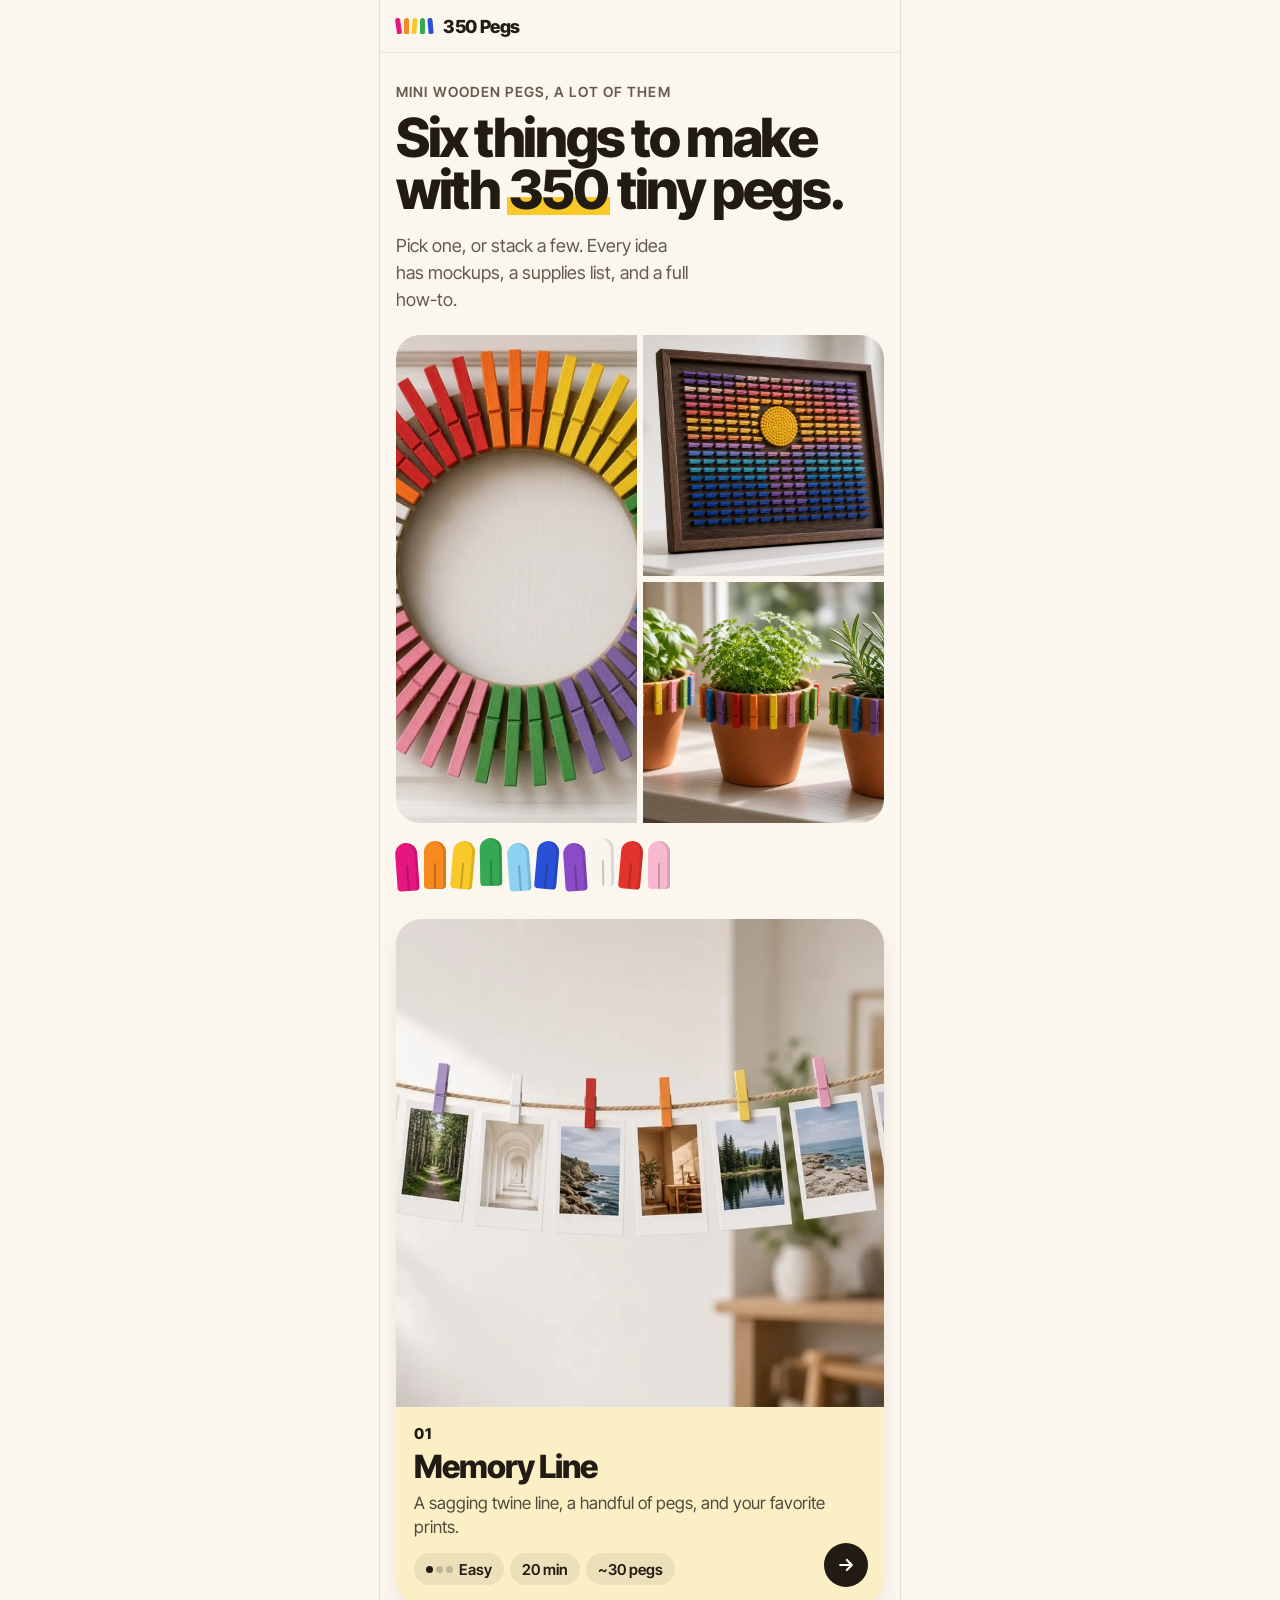
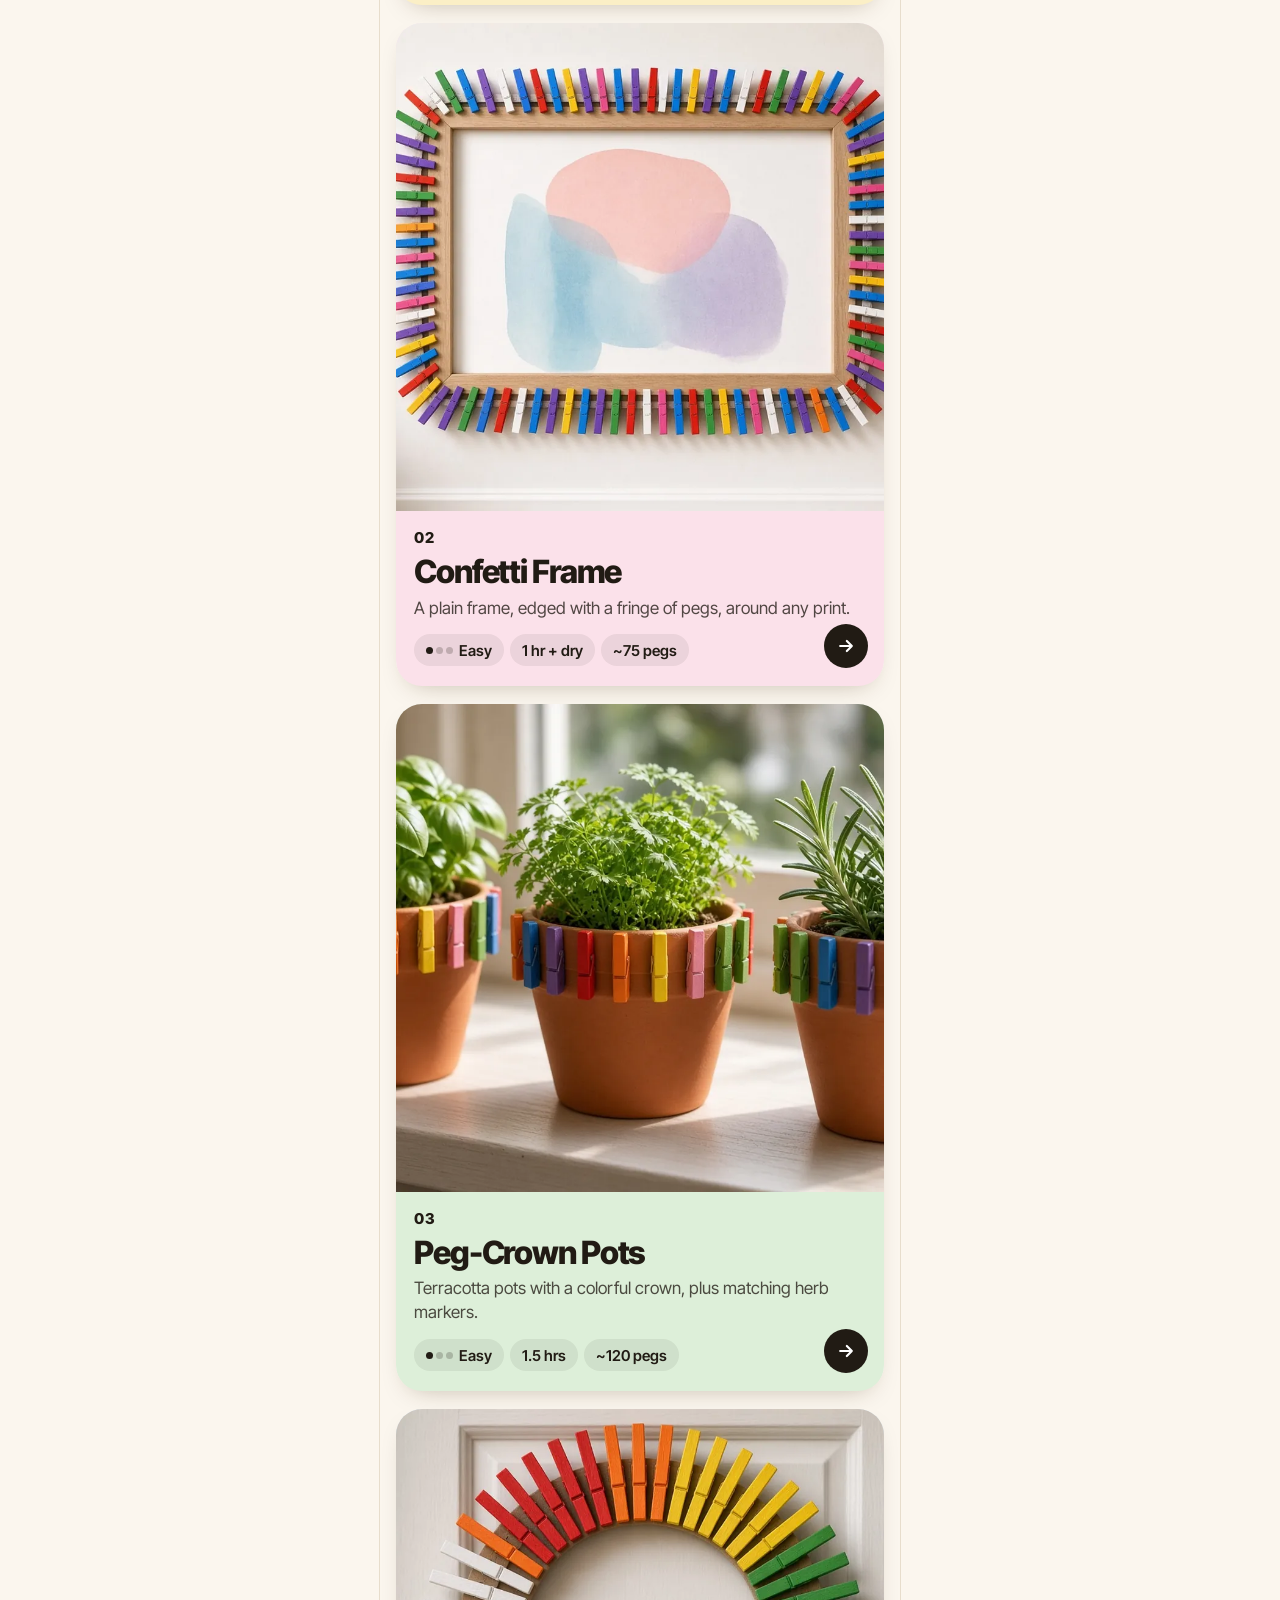
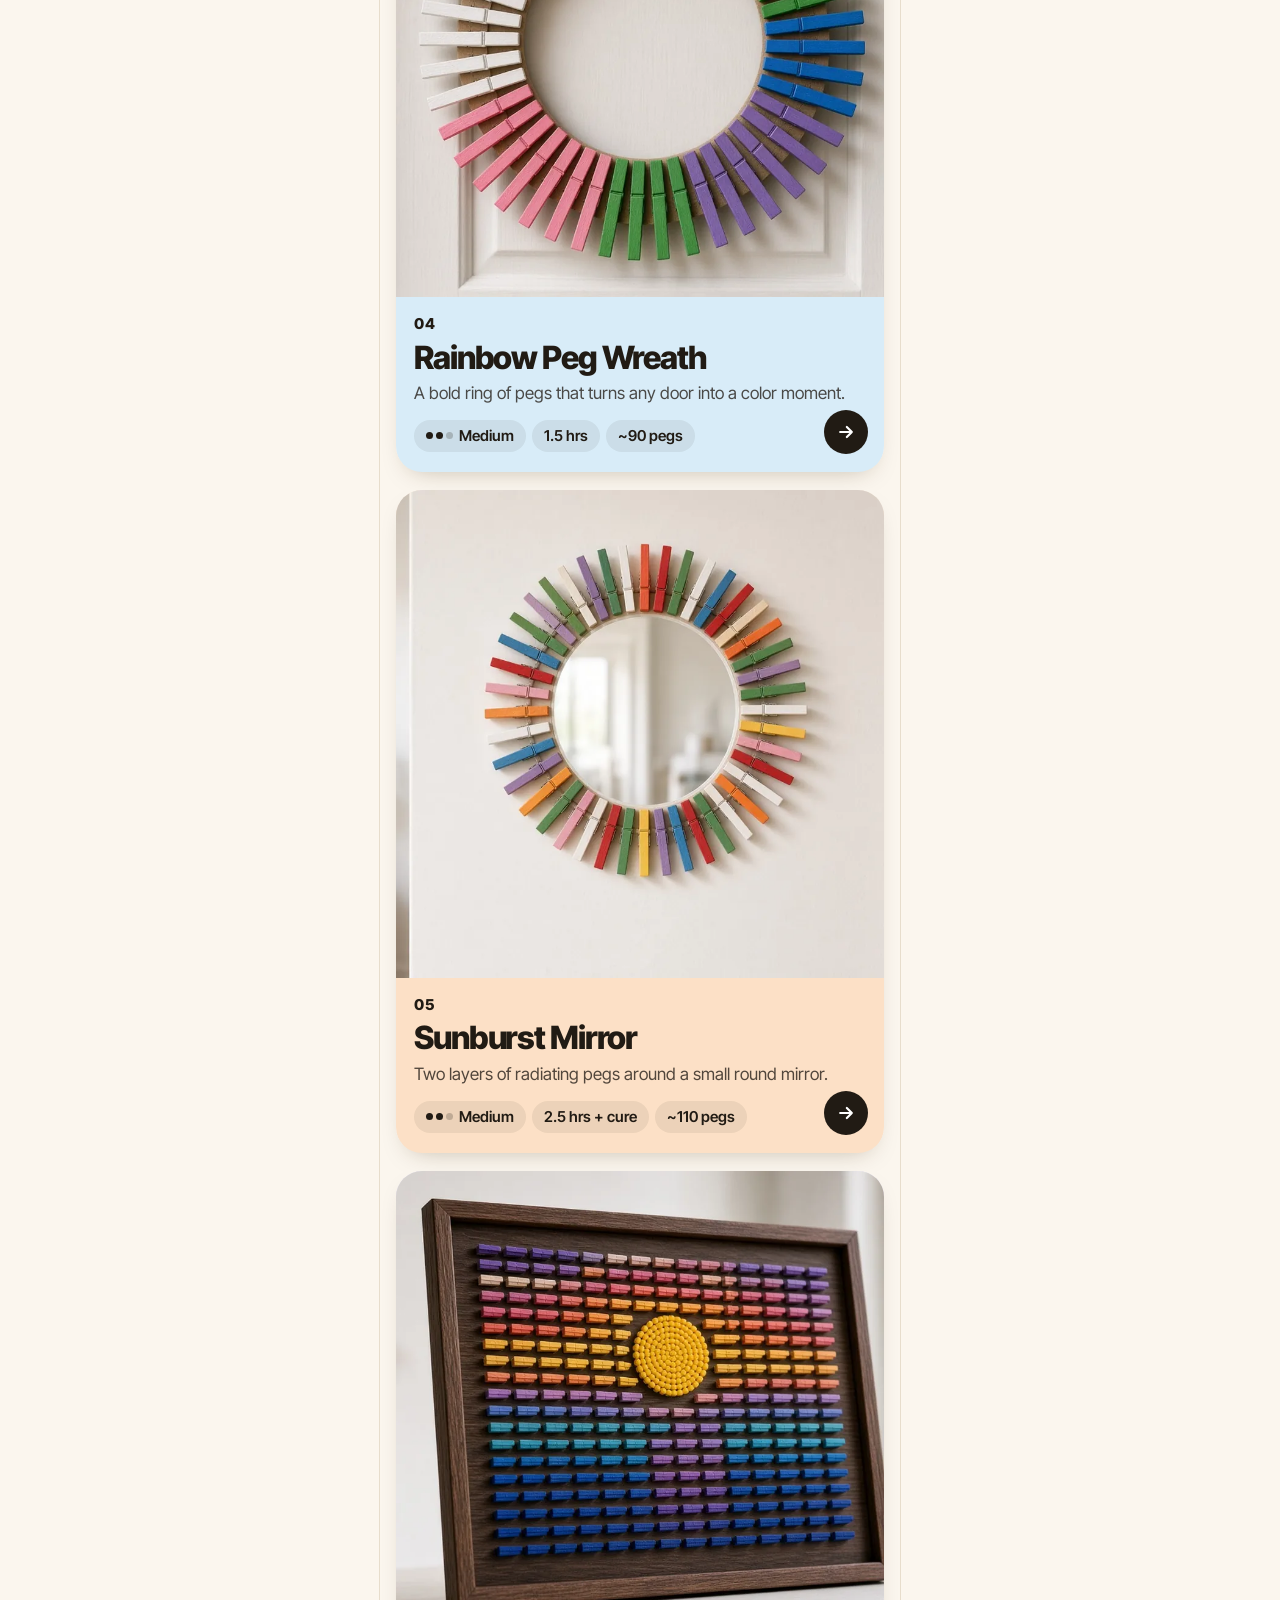
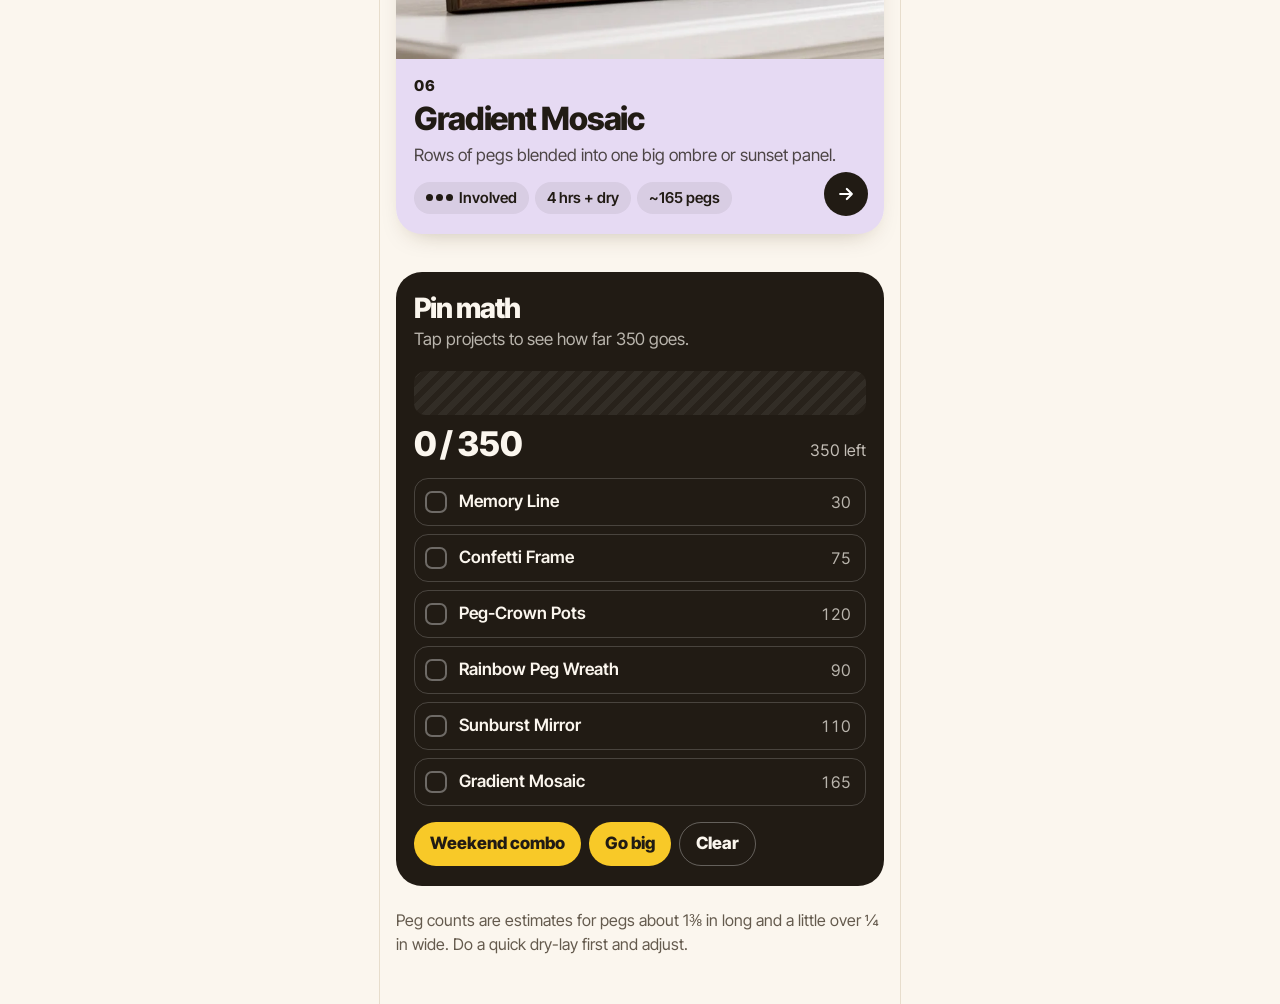
<file: index.html>
<!doctype html>
<html lang="en">
<head>
<meta charset="utf-8">
<meta name="viewport" content="width=device-width, initial-scale=1, viewport-fit=cover">
<title>350 Pegs: six things to make</title>
<meta name="description" content="Six step-by-step craft projects for a pile of mini colored clothespins. Mockups, supplies, and full how-tos.">
<meta name="theme-color" content="#FBF6EE">
<meta name="color-scheme" content="light">
<meta name="apple-mobile-web-app-capable" content="yes">
<meta name="mobile-web-app-capable" content="yes">
<meta name="apple-mobile-web-app-status-bar-style" content="default">
<meta name="apple-mobile-web-app-title" content="350 Pegs">
<meta name="format-detection" content="telephone=no">
<!-- Open Graph. After you know your Pages URL, change og:image (and og:url) to ABSOLUTE URLs. See README. -->
<meta property="og:type" content="website">
<meta property="og:title" content="350 Pegs: six things to make">
<meta property="og:description" content="Six craft projects for a pile of mini clothespins. Tap in for mockups, supplies, and step-by-step how-tos.">
<meta property="og:image" content="img/og.png">
<meta property="og:image:width" content="1200">
<meta property="og:image:height" content="630">
<meta name="twitter:card" content="summary_large_image">
<link rel="icon" href="favicon.svg" type="image/svg+xml">
<link rel="icon" href="favicon-32.png" sizes="32x32" type="image/png">
<link rel="apple-touch-icon" href="apple-touch-icon.png">
<link rel="preload" href="fonts/inter-tight-600.woff2" as="font" type="font/woff2" crossorigin>
<link rel="stylesheet" href="styles.css">
</head>
<body>
<header class="bar" id="bar">
  <div class="bar-in">
    <a class="back" id="back" href="#/" aria-label="Back to all ideas" hidden><svg width="20" height="20" viewBox="0 0 24 24" fill="none" stroke="currentColor" stroke-width="2.6" stroke-linecap="round" stroke-linejoin="round"><path d="M15 5l-7 7 7 7"/></svg><span>All ideas</span></a>
    <a class="brand" id="brand" href="#/"><span class="dots" aria-hidden="true"><i></i><i></i><i></i><i></i><i></i></span><span>350 Pegs</span></a>
    <div class="bar-r" id="barR"></div>
  </div>
  <div class="progress" id="progress" hidden><div id="progressFill"></div></div>
</header>
<main id="app" tabindex="-1"></main>
<noscript><p style="padding:24px;font:17px/1.5 system-ui">This page needs JavaScript to show the projects.</p></noscript>
<script src="data.js"></script>
<script src="app.js"></script>
</body>
</html>
</file>
<file: styles.css>
@font-face{font-family:"Inter Tight";font-weight:400;font-style:normal;font-display:swap;src:url(fonts/inter-tight-400.woff2) format("woff2")}
@font-face{font-family:"Inter Tight";font-weight:600;font-style:normal;font-display:swap;src:url(fonts/inter-tight-600.woff2) format("woff2")}
@font-face{font-family:"Inter Tight";font-weight:800;font-style:normal;font-display:swap;src:url(fonts/inter-tight-800.woff2) format("woff2")}
:root{
  --bg:#FBF6EE; --card:#FFFDF9; --ink:#211B14; --muted:#645a4d; --line:#E7DDCC;
  --c-green:#35A853; --c-sky:#8ED2F2; --c-royal:#2B50D8; --c-purple:#8A4CC6; --c-white:#F8F5EE;
  --c-red:#E2342D; --c-orange:#F78A1E; --c-yellow:#F8C928; --c-pink:#F7B8D0; --c-magenta:#E5167F;
  --accent:#E5167F; --tint:#FBE1EA; --pt:env(safe-area-inset-top,0px); --pb:env(safe-area-inset-bottom,0px);
  --pl:env(safe-area-inset-left,0px); --pr:env(safe-area-inset-right,0px);
  --bar-h:52px; --r:26px;
  --font:"Inter Tight",-apple-system,"SF Pro Text","Helvetica Neue",Helvetica,Arial,sans-serif;
}
*{box-sizing:border-box;-webkit-tap-highlight-color:transparent}
html{-webkit-text-size-adjust:100%;scroll-behavior:smooth;background:var(--bg)}
body{margin:0;font-family:var(--font);font-size:17px;line-height:1.5;color:var(--ink);background:var(--bg);
  padding-left:var(--pl);padding-right:var(--pr);overflow-x:hidden;-webkit-font-smoothing:antialiased}
img{display:block;max-width:100%}
a{color:inherit}
button{font:inherit;color:inherit}
:focus-visible{outline:3px solid var(--c-royal);outline-offset:3px;border-radius:8px}
main{outline:none;min-height:100vh;padding-bottom:calc(48px + var(--pb))}

/* header */
.bar{position:sticky;top:0;z-index:20;background:rgba(251,246,238,.86);-webkit-backdrop-filter:saturate(1.4) blur(16px);backdrop-filter:saturate(1.4) blur(16px);
  padding-top:var(--pt);margin-left:calc(var(--pl)*-1);margin-right:calc(var(--pr)*-1);padding-left:var(--pl);padding-right:var(--pr);border-bottom:1px solid rgba(33,27,20,.07)}
.bar-in{height:var(--bar-h);display:flex;align-items:center;justify-content:space-between;padding:0 16px;gap:8px}
.brand{display:flex;align-items:center;gap:10px;font-weight:800;font-size:18px;letter-spacing:-.02em;text-decoration:none;min-height:44px}
.dots{display:flex;gap:3px}
.dots i{width:5px;height:16px;border-radius:3px 3px 1.5px 1.5px;display:block}
.dots i:nth-child(1){background:var(--c-magenta);transform:rotate(-8deg)}
.dots i:nth-child(2){background:var(--c-orange)}
.dots i:nth-child(3){background:var(--c-yellow);transform:rotate(5deg)}
.dots i:nth-child(4){background:var(--c-green)}
.dots i:nth-child(5){background:var(--c-royal);transform:rotate(-5deg)}
.back{display:flex;align-items:center;gap:2px;font-weight:600;text-decoration:none;min-height:44px;min-width:44px;margin-left:-8px;padding:0 10px 0 6px;border-radius:22px}
.back:active{background:rgba(0,0,0,.06)}
.back[hidden]+.brand{display:flex}.back:not([hidden])+.brand{display:none}
.bar-r{font-weight:600;font-size:15px;color:var(--muted);font-variant-numeric:tabular-nums}
.progress{height:3px;background:rgba(33,27,20,.08)}
.progress div{height:100%;width:0;background:var(--accent);transition:width .35s cubic-bezier(.3,.8,.3,1)}

/* shared */
.wrap{padding:0 16px}
.chip{display:inline-flex;align-items:center;gap:6px;height:32px;padding:0 12px;border-radius:16px;background:rgba(33,27,20,.07);font-size:15px;font-weight:600;line-height:1;white-space:nowrap}
.chip .lv{display:inline-flex;gap:3px}.chip .lv i{width:7px;height:7px;border-radius:50%;background:rgba(33,27,20,.22)}.chip .lv i.on{background:currentColor}
.eyebrow{font-size:14px;font-weight:600;letter-spacing:.08em;text-transform:uppercase;color:var(--muted)}

/* home */
.hero{padding:28px 16px 8px}
.hero h1{font-size:clamp(40px,12.4vw,54px);line-height:.96;letter-spacing:-.045em;font-weight:800;margin:10px 0 16px}
.hero h1 em{font-style:normal;background:linear-gradient(transparent 62%,var(--c-yellow) 62%,var(--c-yellow) 90%,transparent 90%);padding:0 2px}
.hero p{margin:0;color:var(--muted);max-width:30ch;font-size:18px}
.swatches{display:flex;gap:6px;margin-top:22px}
.swatches i{width:22px;height:48px;border-radius:11px 11px 4px 4px;display:block;position:relative;box-shadow:inset -3px 0 0 rgba(0,0,0,.12)}
.swatches i::after{content:"";position:absolute;left:50%;top:22px;bottom:0;width:2px;margin-left:-1px;background:rgba(0,0,0,.2);border-radius:1px}
.swatches i:nth-child(odd){transform:rotate(-4deg) translateY(2px)}.swatches i:nth-child(3n){transform:rotate(5deg)}.swatches i:nth-child(4n){transform:rotate(-1deg) translateY(-3px)}
.list{display:flex;flex-direction:column;gap:18px;padding:22px 16px 8px}
.card{display:block;text-decoration:none;border-radius:var(--r);overflow:hidden;background:var(--tint);color:var(--ink);position:relative;
  transition:transform .25s cubic-bezier(.3,.8,.3,1);transform-origin:50% 60%;box-shadow:0 1px 0 rgba(255,255,255,.7) inset,0 10px 26px -14px rgba(60,40,10,.35)}
.card:active{transform:scale(.975)}
.card .ph{aspect-ratio:1/1;overflow:hidden;background:rgba(0,0,0,.04)}
.card .ph img{width:100%;height:100%;object-fit:cover;object-position:50% 45%}
.card .tx{padding:16px 18px 20px}
.card .row1{display:flex;align-items:center;justify-content:space-between;margin-bottom:6px}
.card .num{font-weight:800;font-size:15px;letter-spacing:.06em}
.ring{--p:0;width:34px;height:34px;border-radius:50%;background:conic-gradient(var(--accent) calc(var(--p)*1%),rgba(33,27,20,.12) 0);display:grid;place-items:center;font-size:12px;font-weight:800}
.ring::before{content:"";position:absolute}
.ring span{width:26px;height:26px;border-radius:50%;background:var(--tint);display:grid;place-items:center}
.card h2{font-size:32px;line-height:1.02;letter-spacing:-.035em;margin:0 0 8px;font-weight:800}
.card p{margin:0 0 14px;font-size:17px;line-height:1.4;color:rgba(33,27,20,.78)}
.card .chips{display:flex;flex-wrap:wrap;gap:6px}
.card .go{position:absolute;right:16px;bottom:18px;width:44px;height:44px;border-radius:50%;background:var(--ink);color:#fff;display:grid;place-items:center}
.card .chips{padding-right:52px}

/* pin math */
.math{margin:30px 16px 0;padding:22px 18px 20px;border-radius:var(--r);background:var(--ink);color:#FBF6EE}
.math h2{margin:0 0 4px;font-size:28px;letter-spacing:-.035em;line-height:1.05}
.math>p{margin:0 0 18px;color:rgba(251,246,238,.7)}
.bar350{height:44px;border-radius:12px;background:repeating-linear-gradient(135deg,rgba(255,255,255,.08) 0 6px,rgba(255,255,255,.03) 6px 12px);display:flex;overflow:hidden;position:relative}
.bar350 b{display:block;height:100%;transition:flex-basis .45s cubic-bezier(.3,.8,.3,1);border-right:2px solid var(--ink);min-width:0}
.bar350.over{outline:3px solid var(--c-red)}
.readout{display:flex;justify-content:space-between;align-items:baseline;margin:12px 0 16px;font-variant-numeric:tabular-nums}
.readout strong{font-size:34px;letter-spacing:-.04em;line-height:1}
.readout span{font-size:16px;color:rgba(251,246,238,.75)}
.readout .warn{color:#ff9d96;font-weight:600}
.toggles{display:flex;flex-direction:column;gap:8px}
.tg{display:flex;align-items:center;gap:12px;min-height:48px;width:100%;padding:6px 14px 6px 10px;border-radius:14px;border:1.5px solid rgba(255,255,255,.18);background:transparent;text-align:left;cursor:pointer}
.tg .sw{width:22px;height:22px;border-radius:7px;border:2px solid rgba(255,255,255,.35);display:grid;place-items:center;flex:none}
.tg[aria-pressed=true]{background:rgba(255,255,255,.1);border-color:rgba(255,255,255,.5)}
.tg[aria-pressed=true] .sw{border-color:transparent;background:var(--c)}
.tg .nm{flex:1;font-weight:600}.tg .ct{font-variant-numeric:tabular-nums;color:rgba(251,246,238,.7);font-size:16px}
.tg .sw svg{opacity:0}.tg[aria-pressed=true] .sw svg{opacity:1;color:var(--ink)}
.presets{display:flex;gap:8px;margin-top:16px;flex-wrap:wrap}
.pre{min-height:44px;padding:0 16px;border-radius:22px;border:0;background:var(--c-yellow);color:var(--ink);font-weight:700;cursor:pointer}
.pre.ghost{background:transparent;color:#FBF6EE;border:1.5px solid rgba(255,255,255,.3)}
.fine{margin:22px 16px 0;color:var(--muted);font-size:16px}

/* project */
.slides{display:flex;gap:10px;overflow-x:auto;scroll-snap-type:x mandatory;-webkit-overflow-scrolling:touch;padding:14px 16px 4px;scrollbar-width:none;overscroll-behavior-x:contain}
.slides::-webkit-scrollbar{display:none}
.slide{flex:none;width:calc(100vw - 52px - var(--pl) - var(--pr));max-width:420px;scroll-snap-align:center;margin:0}
.slides{align-items:flex-start}.slide .im{position:relative;border-radius:22px;overflow:hidden;aspect-ratio:4/5;background:var(--tint);box-shadow:0 12px 28px -16px rgba(60,40,10,.5)}
.slide img{width:100%;height:100%;object-fit:cover}
.slide figcaption{padding:10px 4px 0;font-size:16px;line-height:1.35;color:var(--muted)}
.slides:has(.slide:only-child) .slide{width:calc(100vw - 32px)}
.pager{display:flex;justify-content:center;gap:2px;padding:4px 0 0}
.pager button{width:44px;height:44px;border:0;background:none;display:grid;place-items:center;cursor:pointer;padding:0}
.pager button i{width:8px;height:8px;border-radius:4px;background:rgba(33,27,20,.22);display:block;transition:width .25s,background .25s}
.pager button[aria-current=true] i{width:22px;background:var(--accent)}
.phead{padding:14px 16px 6px}
.phead .num{display:inline-block;font-weight:800;font-size:14px;letter-spacing:.08em;padding:4px 10px;border-radius:12px;background:var(--tint);color:var(--ink);margin-bottom:12px;transform:rotate(-2deg)}
.phead h1{font-size:clamp(38px,11.6vw,50px);line-height:.98;letter-spacing:-.045em;margin:0 0 12px;font-weight:800}
.phead p{margin:0 0 18px;font-size:20px;line-height:1.35;color:var(--muted)}
.facts{display:grid;grid-template-columns:1fr 1fr;gap:10px}
.fact{background:var(--card);border:1px solid var(--line);border-radius:18px;padding:12px 14px;min-height:72px}
.fact small{display:block;font-size:13px;font-weight:600;letter-spacing:.08em;text-transform:uppercase;color:var(--muted);margin-bottom:2px}
.fact b{font-size:22px;letter-spacing:-.03em;font-weight:800;line-height:1.15;display:flex;align-items:center;gap:8px}
.fact .lv{display:inline-flex;gap:3px}.fact .lv i{width:9px;height:9px;border-radius:50%;background:rgba(33,27,20,.2)}.fact .lv i.on{background:var(--accent)}
.share{margin:12px 0 0;background:var(--card);border:1px solid var(--line);border-radius:18px;padding:14px}
.share .t{display:flex;justify-content:space-between;font-size:16px;margin-bottom:8px}.share .t b{font-variant-numeric:tabular-nums}
.share .b{height:12px;border-radius:6px;background:rgba(33,27,20,.08);overflow:hidden}.share .b i{display:block;height:100%;background:var(--accent);border-radius:6px}
.sec{padding:34px 16px 0}
.sec h2{font-size:30px;letter-spacing:-.04em;line-height:1.05;margin:0 0 4px;font-weight:800;display:flex;align-items:baseline;justify-content:space-between;gap:12px}
.sec h2 small{font-size:16px;font-weight:600;color:var(--muted);letter-spacing:0;font-variant-numeric:tabular-nums}
.sec>p{margin:0 0 14px;color:var(--muted)}
.checks{list-style:none;margin:14px 0 0;padding:0;border-radius:20px;background:var(--card);border:1px solid var(--line);overflow:hidden}
.checks li+li{border-top:1px solid var(--line)}
.chk{display:flex;gap:14px;align-items:flex-start;padding:12px 14px;min-height:56px;cursor:pointer;width:100%;text-align:left;background:none;border:0}
.box{flex:none;width:28px;height:28px;border-radius:9px;border:2px solid #b9ad9a;margin-top:0;display:grid;place-items:center;transition:background .2s,border-color .2s,transform .2s;background:#fff}
.box svg{opacity:0;transform:scale(.5);transition:all .2s}
.chk[aria-checked=true] .box{background:var(--accent);border-color:var(--accent);color:#fff}
.chk[aria-checked=true] .box svg{opacity:1;transform:scale(1)}
.chk:active .box{transform:scale(.88)}
.chk .lb{flex:1;padding-top:2px;line-height:1.35}
.chk[aria-checked=true] .lb{color:#8a7f70;text-decoration:line-through;text-decoration-thickness:1.5px}
.steps{list-style:none;margin:16px 0 0;padding:0;display:flex;flex-direction:column;gap:12px;counter-reset:s}
.step{background:var(--card);border:1.5px solid var(--line);border-radius:22px;overflow:hidden;transition:border-color .25s,background .25s,opacity .25s}
.step.current{border-color:var(--accent);box-shadow:0 0 0 4px color-mix(in srgb,var(--accent) 18%,transparent)}
.step>button{display:flex;gap:14px;align-items:center;width:100%;text-align:left;border:0;background:none;padding:14px 14px 10px;cursor:pointer;min-height:64px}
.sn{flex:none;width:44px;height:44px;border-radius:50%;background:var(--tint);display:grid;place-items:center;font-weight:800;font-size:20px;letter-spacing:-.03em;transition:background .25s,color .25s,transform .3s cubic-bezier(.3,1.6,.5,1)}
.sn svg{display:none}
.step.done .sn{background:var(--accent);color:#fff;transform:scale(1.04)}.step.done .sn span{display:none}.step.done .sn svg{display:block}
.step h3{margin:0;font-size:21px;line-height:1.15;letter-spacing:-.025em;font-weight:800;flex:1}
.step .bd{padding:0 16px 18px 72px}
.step .bd p{margin:0;font-size:17px;line-height:1.5}
.step.done{background:transparent;border-color:var(--line)}
.step.done h3{color:#8a7f70}.step.done .bd p{color:#8a7f70}
.tip{margin:12px 0 0;padding:12px 14px;border-radius:14px;background:var(--tint);font-size:16px;line-height:1.4}
.tip b{display:block;font-size:13px;letter-spacing:.09em;text-transform:uppercase;margin-bottom:2px}
.hint{font-size:15px;color:var(--muted);margin:10px 2px 0}
.fin{margin:16px 16px 0;padding:22px;border-radius:26px;background:var(--accent);color:#fff;text-align:center;display:none}
.fin.show{display:block;animation:pop .5s cubic-bezier(.3,1.5,.5,1)}
.fin h3{margin:0 0 4px;font-size:28px;letter-spacing:-.035em}.fin p{margin:0 0 14px;opacity:.95}
.btn{display:inline-flex;align-items:center;justify-content:center;gap:8px;min-height:48px;padding:0 20px;border-radius:24px;border:0;background:#fff;color:var(--ink);font-weight:700;cursor:pointer;text-decoration:none}
.btn.dark{background:var(--ink);color:#fff}.btn.line{background:transparent;border:1.5px solid var(--line)}
.next{margin:36px 16px 0}
.next a{display:flex;align-items:center;gap:14px;border-radius:26px;padding:14px;text-decoration:none;background:var(--ntint)}
.next img{width:84px;height:84px;border-radius:18px;object-fit:cover;flex:none}
.next small{display:block;font-size:13px;letter-spacing:.09em;text-transform:uppercase;font-weight:700;color:rgba(33,27,20,.65)}
.next b{display:block;font-size:24px;letter-spacing:-.035em;line-height:1.05;margin-top:2px}
.next .arr{margin-left:auto;width:44px;height:44px;border-radius:50%;background:var(--ink);color:#fff;display:grid;place-items:center;flex:none}
.foot{display:flex;gap:10px;justify-content:center;margin:18px 16px 0;flex-wrap:wrap}
.view{animation:in .38s cubic-bezier(.3,.8,.3,1) both}
@keyframes in{from{opacity:0;transform:translateY(10px)}to{opacity:1;transform:none}}
@keyframes pop{from{opacity:0;transform:scale(.92)}to{opacity:1;transform:none}}
@media (prefers-reduced-motion:reduce){*,*::before,*::after{animation:none!important;transition:none!important;scroll-behavior:auto!important}}
@media (min-width:600px){body{max-width:520px;margin:0 auto;box-shadow:0 0 0 1px var(--line)}.slide{width:380px}}
[hidden]{display:none!important}

.tag{position:absolute;left:10px;top:10px;z-index:2;font-size:13px;font-weight:600;letter-spacing:.02em;line-height:1;padding:7px 10px;border-radius:12px;background:rgba(255,253,249,.88);-webkit-backdrop-filter:blur(8px);backdrop-filter:blur(8px);color:var(--ink)}
.tag.diagram{background:var(--ink);color:#fff}
.mosaic{display:grid;grid-template-columns:1fr 1fr;grid-template-rows:1fr 1fr;gap:6px;margin-top:22px;border-radius:24px;overflow:hidden;aspect-ratio:1/1}
.mosaic img{width:100%;height:100%;object-fit:cover}
.mosaic img:first-child{grid-row:1/3;grid-column:1}
.hero .mosaic+.swatches{margin-top:18px}
</file>
